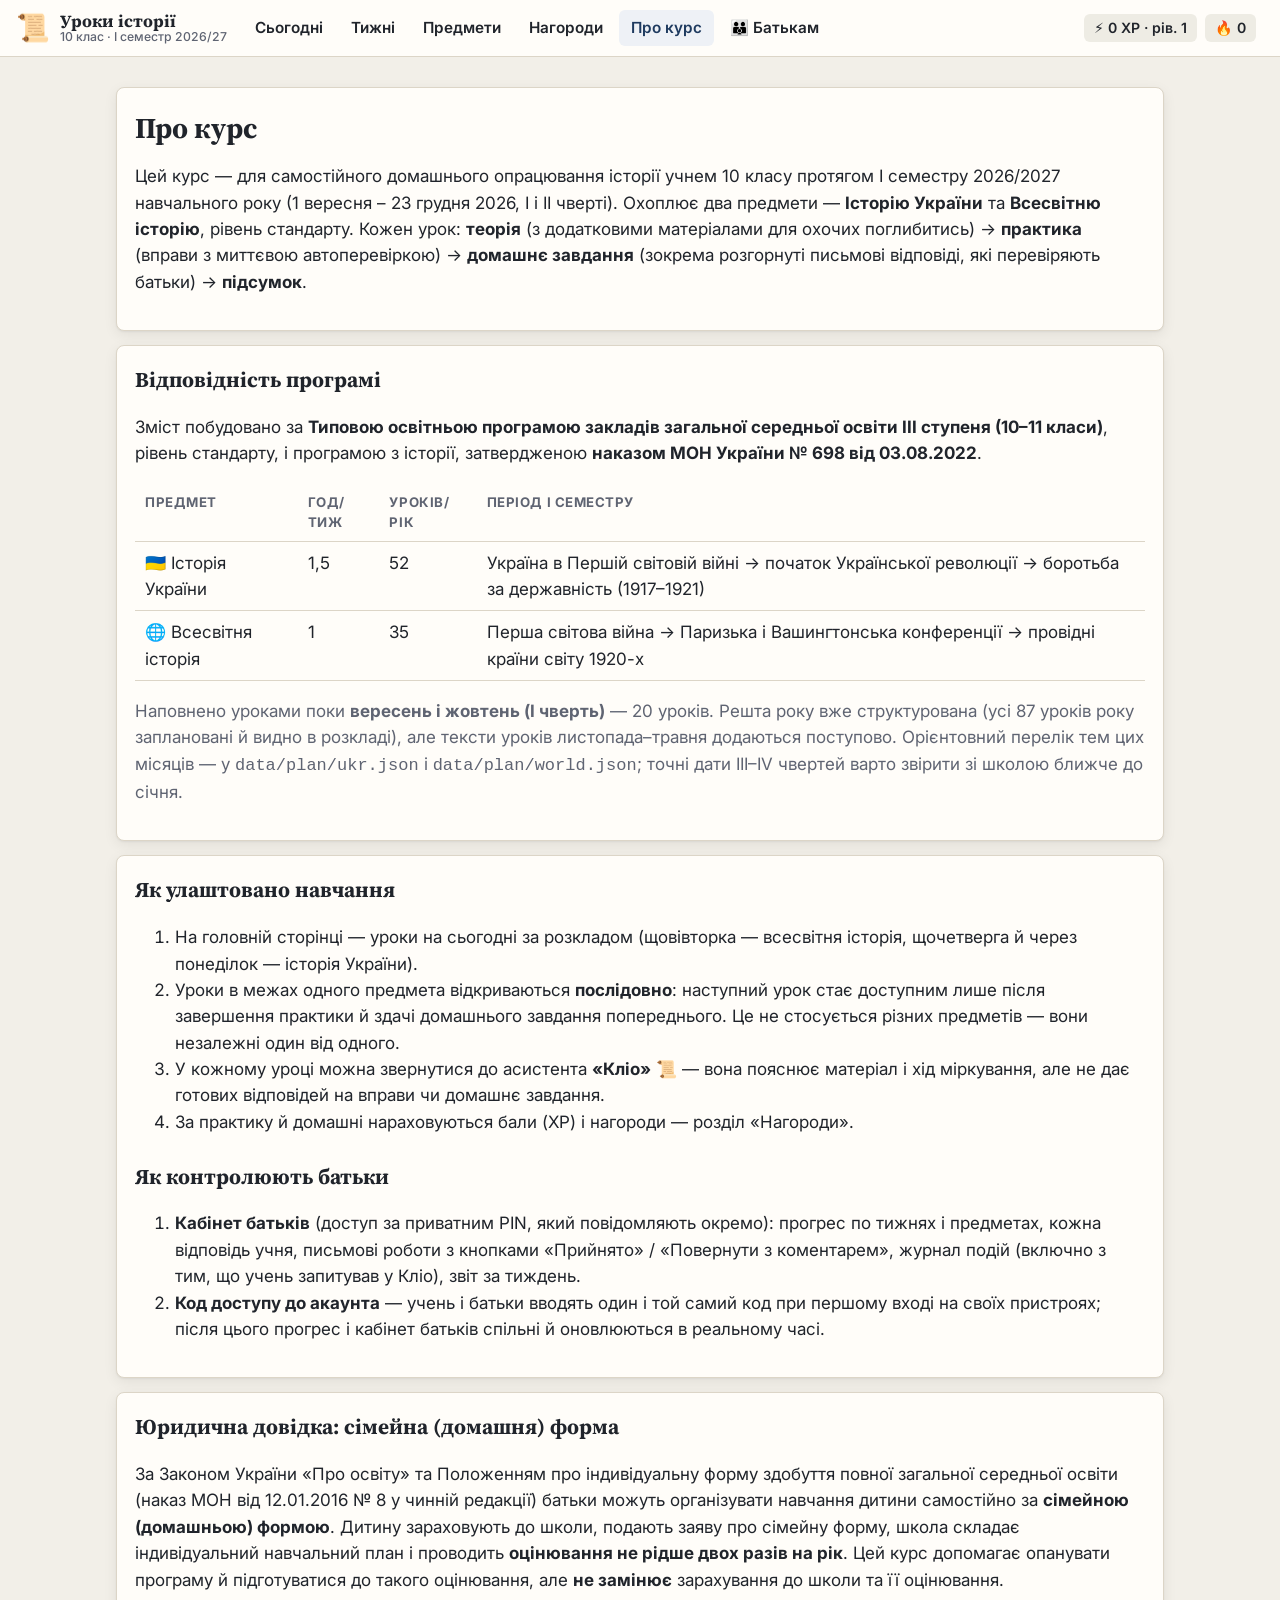
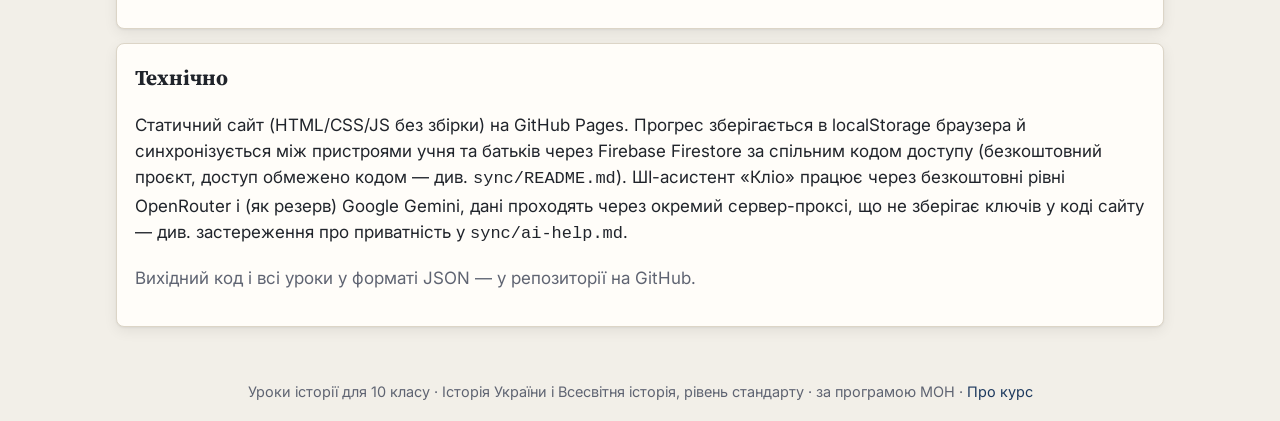
<file: about.html>
<!doctype html>
<html lang="uk">
<head>
<meta charset="utf-8">
<meta name="viewport" content="width=device-width,initial-scale=1">
<title>Про курс — Уроки історії, 10 клас</title>
<link rel="icon" href="data:image/svg+xml,<svg xmlns=%22http://www.w3.org/2000/svg%22 viewBox=%220 0 100 100%22><text y=%22.9em%22 font-size=%2290%22>📜</text></svg>">
<link rel="stylesheet" href="css/style.css">
</head>
<body>
<div id="hdr"></div>
<main class="wrap">
<div class="card">
<h1>Про курс</h1>
<p>Цей курс — для самостійного домашнього опрацювання історії учнем 10 класу протягом I семестру 2026/2027 навчального року (1 вересня – 23 грудня 2026, I і II чверті). Охоплює два предмети — <b>Історію України</b> та <b>Всесвітню історію</b>, рівень стандарту. Кожен урок: <b>теорія</b> (з додатковими матеріалами для охочих поглибитись) → <b>практика</b> (вправи з миттєвою автоперевіркою) → <b>домашнє завдання</b> (зокрема розгорнуті письмові відповіді, які перевіряють батьки) → <b>підсумок</b>.</p>
</div>

<div class="card">
<h2 style="margin-top:0">Відповідність програмі</h2>
<p>Зміст побудовано за <b>Типовою освітньою програмою закладів загальної середньої освіти III ступеня (10–11 класи)</b>, рівень стандарту, і програмою з історії, затвердженою <b>наказом МОН України № 698 від 03.08.2022</b>.</p>
<div class="table-wrap"><table>
<thead><tr><th>Предмет</th><th>Год/тиж</th><th>Уроків/рік</th><th>Період I семестру</th></tr></thead>
<tbody>
<tr><td>🇺🇦 Історія України</td><td>1,5</td><td>52</td><td>Україна в Першій світовій війні → початок Української революції → боротьба за державність (1917–1921)</td></tr>
<tr><td>🌐 Всесвітня історія</td><td>1</td><td>35</td><td>Перша світова війна → Паризька і Вашингтонська конференції → провідні країни світу 1920-х</td></tr>
</tbody></table></div>
<p class="muted">Наповнено уроками поки <b>вересень і жовтень (I чверть)</b> — 20 уроків. Решта року вже структурована (усі 87 уроків року заплановані й видно в розкладі), але тексти уроків листопада–травня додаються поступово. Орієнтовний перелік тем цих місяців — у <code>data/plan/ukr.json</code> і <code>data/plan/world.json</code>; точні дати III–IV чвертей варто звірити зі школою ближче до січня.</p>
</div>

<div class="card">
<h2 style="margin-top:0">Як улаштовано навчання</h2>
<ol>
<li>На головній сторінці — уроки на сьогодні за розкладом (щовівторка — всесвітня історія, щочетверга й через понеділок — історія України).</li>
<li>Уроки в межах одного предмета відкриваються <b>послідовно</b>: наступний урок стає доступним лише після завершення практики й здачі домашнього завдання попереднього. Це не стосується різних предметів — вони незалежні один від одного.</li>
<li>У кожному уроці можна звернутися до асистента <b>«Кліо»</b> 📜 — вона пояснює матеріал і хід міркування, але не дає готових відповідей на вправи чи домашнє завдання.</li>
<li>За практику й домашні нараховуються бали (XP) і нагороди — розділ «Нагороди».</li>
</ol>
<h2>Як контролюють батьки</h2>
<ol>
<li><b>Кабінет батьків</b> (доступ за приватним PIN, який повідомляють окремо): прогрес по тижнях і предметах, кожна відповідь учня, письмові роботи з кнопками «Прийнято» / «Повернути з коментарем», журнал подій (включно з тим, що учень запитував у Кліо), звіт за тиждень.</li>
<li><b>Код доступу до акаунта</b> — учень і батьки вводять один і той самий код при першому вході на своїх пристроях; після цього прогрес і кабінет батьків спільні й оновлюються в реальному часі.</li>
</ol>
</div>

<div class="card">
<h2 style="margin-top:0">Юридична довідка: сімейна (домашня) форма</h2>
<p>За Законом України «Про освіту» та Положенням про індивідуальну форму здобуття повної загальної середньої освіти (наказ МОН від 12.01.2016 № 8 у чинній редакції) батьки можуть організувати навчання дитини самостійно за <b>сімейною (домашньою) формою</b>. Дитину зараховують до школи, подають заяву про сімейну форму, школа складає індивідуальний навчальний план і проводить <b>оцінювання не рідше двох разів на рік</b>. Цей курс допомагає опанувати програму й підготуватися до такого оцінювання, але <b>не замінює</b> зарахування до школи та її оцінювання.</p>
</div>

<div class="card">
<h2 style="margin-top:0">Технічно</h2>
<p>Статичний сайт (HTML/CSS/JS без збірки) на GitHub Pages. Прогрес зберігається в localStorage браузера й синхронізується між пристроями учня та батьків через Firebase Firestore за спільним кодом доступу (безкоштовний проєкт, доступ обмежено кодом — див. <code>sync/README.md</code>). ШІ-асистент «Кліо» працює через безкоштовні рівні OpenRouter і (як резерв) Google Gemini, дані проходять через окремий сервер-проксі, що не зберігає ключів у коді сайту — див. застереження про приватність у <code>sync/ai-help.md</code>.</p>
<p class="muted">Вихідний код і всі уроки у форматі JSON — у репозиторії на GitHub.</p>
</div>
</main>
<div id="ftr"></div>
<script src="js/common.js"></script>
<script>H.init().then(()=>{document.getElementById('hdr').innerHTML=H.header('about');document.getElementById('ftr').innerHTML=H.footer();});</script>
</body>
</html>
</file>
<file: css/style.css>
@import url('https://fonts.googleapis.com/css2?family=Source+Serif+4:opsz,wght@8..60,400;8..60,600;8..60,700&family=Inter:wght@400;500;600;700&display=swap');
:root{
  --bg:#f2efe8; --card:#fffdf9; --ink:#20242b; --muted:#5f6472; --line:#dcd5c7;
  --accent:#1e3a5f; --accent2:#6b4226;
  --ok:#1f6b3a; --okbg:#eaf3ec; --bad:#8a1f2b; --badbg:#f8ebe9; --warn:#8a5a1f; --warnbg:#f8f0e3;
  --r:8px; --sh:0 1px 2px rgba(20,20,15,.05),0 4px 14px rgba(20,20,15,.07);
  color-scheme: light;
}
*{box-sizing:border-box}
html{font-size:17px}
body{margin:0;font-family:Inter,system-ui,-apple-system,"Segoe UI",Roboto,sans-serif;background:var(--bg);color:var(--ink);line-height:1.55}
a{color:var(--accent);text-decoration:none}
a:hover{text-decoration:underline}
h1,h2,h3{font-family:"Source Serif 4",Georgia,serif;font-weight:700}
h1{font-size:1.7rem;margin:.2em 0 .4em;line-height:1.2}
h2{font-size:1.25rem;margin:1.2em 0 .5em}
h3{font-size:1.05rem;margin:1em 0 .4em}
small,.muted{color:var(--muted)}
.wrap{max-width:1080px;margin:0 auto;padding:16px}
.top{display:flex;align-items:center;gap:16px;flex-wrap:wrap;background:var(--card);border-bottom:1px solid var(--line);padding:10px 16px;position:sticky;top:0;z-index:20}
.top .brand{display:flex;align-items:center;gap:10px;color:var(--ink);font-weight:700;line-height:1.1;font-family:"Source Serif 4",Georgia,serif}
.top .brand small{display:block;font-weight:500;color:var(--muted);font-size:.72rem;font-family:Inter,sans-serif}
.top .logo{font-size:1.6rem}
.top nav{display:flex;gap:4px;flex-wrap:wrap;flex:1}
.top nav a{padding:6px 12px;border-radius:6px;color:var(--ink);font-weight:600;font-size:.9rem}
.top nav a.on,.top nav a:hover{background:#eef1f6;color:var(--accent);text-decoration:none}
.top .me{display:flex;gap:8px;align-items:center;flex-wrap:wrap}
.chip{display:inline-block;background:#eeece4;border-radius:6px;padding:3px 10px;font-size:.83rem;font-weight:600}
.chip.ok{background:var(--okbg);color:var(--ok)}
.chip.bad{background:var(--badbg);color:var(--bad)}
.chip.warn{background:var(--warnbg);color:var(--warn)}
.top .name{font-weight:700}
.card{background:var(--card);border-radius:var(--r);box-shadow:var(--sh);border:1px solid var(--line);padding:18px;margin:14px 0}
.grid{display:grid;gap:14px}
.grid.c2{grid-template-columns:repeat(auto-fit,minmax(280px,1fr))}
.grid.c3{grid-template-columns:repeat(auto-fit,minmax(220px,1fr))}
.grid.c4{grid-template-columns:repeat(auto-fit,minmax(170px,1fr))}
.btn{display:inline-flex;align-items:center;gap:6px;border:0;background:var(--accent);color:#fff;font:inherit;font-weight:600;padding:9px 18px;border-radius:6px;cursor:pointer;transition:.15s}
.btn:hover{filter:brightness(1.15);text-decoration:none}
.btn:disabled{opacity:.5;cursor:default}
.btn.sec{background:#eef1f6;color:var(--accent)}
.btn.ghost{background:transparent;color:var(--ink);border:1px solid var(--line)}
.btn.ok{background:var(--ok)}
.btn.warn{background:var(--accent2)}
.btn.danger{background:var(--bad)}
.btn.sm{padding:6px 12px;font-size:.86rem}
.bar{height:8px;background:#e6e2d6;border-radius:999px;overflow:hidden}
.bar>i{display:block;height:100%;background:var(--accent);border-radius:999px;transition:width .4s}
.subj-tag{display:inline-flex;align-items:center;gap:6px;font-weight:700;font-size:.82rem;padding:3px 10px;border-radius:6px;color:#fff}
.status{display:inline-block;width:1.4em;text-align:center}
.lesson-row{display:flex;align-items:center;gap:10px;padding:10px 8px;border-bottom:1px solid var(--line);color:var(--ink)}
.lesson-row:last-child{border-bottom:0}
.lesson-row:hover{background:#faf9f5;text-decoration:none}
.lesson-row.locked{opacity:.55;cursor:not-allowed}
.lesson-row .t{flex:1;min-width:0}
.lesson-row .t b{display:block;font-size:.97rem;line-height:1.3}
.lesson-row .t small{display:block}
.lesson-row.done{opacity:.85}
.stars{color:var(--accent2);letter-spacing:1px;font-size:.95rem}
.ring{--p:0;width:74px;height:74px;border-radius:50%;background:conic-gradient(var(--accent) calc(var(--p)*1%),#e6e2d6 0);display:grid;place-items:center;font-weight:700}
.ring>span{background:var(--card);width:56px;height:56px;border-radius:50%;display:grid;place-items:center;font-size:.88rem}
.day-col h3{margin:.2em 0}
.today-box{border-left:4px solid var(--accent)}
.hero{display:flex;gap:18px;align-items:center;flex-wrap:wrap}
.hero .big{font-size:2.2rem;font-weight:700}
table{border-collapse:collapse;width:100%}
th,td{padding:8px 10px;border-bottom:1px solid var(--line);text-align:left;vertical-align:top}
th{font-size:.78rem;text-transform:uppercase;letter-spacing:.04em;color:var(--muted)}
.table-wrap{overflow-x:auto}
/* урок */
.lesson-head{display:flex;gap:14px;align-items:flex-start;flex-wrap:wrap}
.lesson-head .goal{background:#f6f0e6;border-left:3px solid var(--accent2);padding:10px 14px;border-radius:6px;margin:10px 0;font-style:italic}
.steps{display:flex;gap:6px;flex-wrap:wrap;margin:12px 0}
.steps button{border:1px solid var(--line);background:var(--card);font:inherit;font-weight:600;padding:8px 14px;border-radius:6px;cursor:pointer;color:var(--muted)}
.steps button.on{border-color:var(--accent);color:var(--accent);background:#eef1f6}
.steps button.done{border-color:var(--ok);color:var(--ok)}
.theory .blk{margin:14px 0}
.theory .rule{background:#eef1f6;border-left:3px solid var(--accent);padding:12px 16px;border-radius:6px}
.theory .rule b.ttl,.theory .example b.ttl,.theory .tip b.ttl{display:block;margin-bottom:4px;font-family:"Source Serif 4",Georgia,serif}
.theory .example{background:#f3f6f2;border-left:3px solid var(--ok);padding:12px 16px;border-radius:6px;white-space:pre-wrap;font-family:inherit}
.theory .tip{background:var(--warnbg);border-left:3px solid var(--warn);padding:10px 16px;border-radius:6px}
.theory .reading{background:var(--card);border:1px solid var(--line);padding:18px 22px;border-radius:6px;font-size:1.04rem;line-height:1.75;font-family:"Source Serif 4",Georgia,serif}
.theory .reading h3{margin:0 0 2px}
.theory .reading .author{color:var(--muted);margin-bottom:10px;display:block;font-family:Inter,sans-serif;font-size:.85rem;font-style:italic}
.theory .reading p{margin:.6em 0}
.theory .image{text-align:center;font-size:2.6rem}
.theory .image small{display:block;font-size:.88rem;color:var(--muted);font-family:Inter,sans-serif}
.theory table{margin:6px 0}
.extra{background:#f6f3ee}
.extra-list{padding-left:1.2em;margin:8px 0 0}
.extra-list li{margin:6px 0}
.speak-btn{border:0;background:#eef1f6;color:var(--accent);border-radius:6px;padding:4px 10px;cursor:pointer;font:inherit;font-weight:600;font-size:.88rem}
.speak-btn:hover{background:#e2e7f0}
/* вправи */
.ex{border:1px solid var(--line);border-radius:6px;padding:16px 18px;margin:14px 0;background:var(--card);transition:border-color .2s}
.ex.final.good{border-color:var(--ok)}
.ex.final.part{border-color:var(--warn)}
.ex.final.bad{border-color:var(--bad)}
.ex .num{display:inline-grid;place-items:center;width:26px;height:26px;border-radius:50%;background:var(--accent);color:#fff;font-weight:700;margin-right:8px;font-size:.85rem}
.ex .q{font-weight:600;font-size:1.02rem;margin-bottom:10px}
.ex .opts label{display:flex;gap:10px;align-items:flex-start;padding:8px 10px;border-radius:6px;cursor:pointer;border:1px solid transparent}
.ex .opts label:hover{background:#faf9f5}
.ex .opts label.ok{background:var(--okbg);border-color:var(--ok)}
.ex .opts label.bad{background:var(--badbg);border-color:var(--bad)}
.ex .opts label.reveal{outline:2px dashed var(--ok)}
.ex input[type=text],.ex input[type=number],.ex select,.ex textarea{font:inherit;padding:6px 10px;border:1px solid #c9c2b2;border-radius:6px;background:var(--card)}
.ex input.ok,.ex select.ok{border-color:var(--ok);background:var(--okbg)}
.ex input.bad,.ex select.bad{border-color:var(--bad);background:var(--badbg)}
.ex textarea{width:100%;min-height:130px;resize:vertical}
.ex .fill{font-size:1.05rem;line-height:2.1}
.ex .fill input{width:7ch;text-align:center;margin:0 2px}
.ex .tf .row{display:flex;gap:10px;align-items:center;padding:6px 0;border-bottom:1px dashed var(--line);flex-wrap:wrap}
.ex .tf .row span{flex:1;min-width:200px}
.ex .tf .row label{padding:4px 12px;border-radius:6px;border:1px solid var(--line);cursor:pointer;font-weight:600}
.ex .tf .row input{display:none}
.ex .tf .row input:checked+span{color:var(--accent)}
.ex .tf .row label:has(input:checked){border-color:var(--accent);background:#eef1f6}
.ex .tf .row.ok label:has(input:checked){border-color:var(--ok);background:var(--okbg)}
.ex .tf .row.bad label:has(input:checked){border-color:var(--bad);background:var(--badbg)}
.ex .match .row,.ex .sort .row{display:flex;gap:10px;align-items:center;padding:6px 0;flex-wrap:wrap}
.ex .match .row>span,.ex .sort .row>span{min-width:140px;font-weight:600}
.ex .order ol{list-style:none;padding:0;margin:0}
.ex .order li{display:flex;gap:8px;align-items:center;padding:8px 10px;border:1px solid var(--line);border-radius:6px;margin:6px 0;background:var(--card)}
.ex .order li span{flex:1}
.ex .order li.ok{border-color:var(--ok);background:var(--okbg)}
.ex .order li.bad{border-color:var(--bad);background:var(--badbg)}
.ex .order button{border:0;background:#eef1f6;color:var(--accent);border-radius:6px;width:34px;height:30px;cursor:pointer;font-weight:700}
.ex .check{display:flex;gap:10px;align-items:center;margin-top:12px;flex-wrap:wrap}
.ex .fb{margin-top:10px;padding:10px 14px;border-radius:6px;font-weight:500}
.ex .fb.good{background:var(--okbg);color:#123d20}
.ex .fb.bad{background:var(--badbg);color:#4d1218}
.ex .fb.part{background:var(--warnbg);color:#4d3210}
.ex .fb.info{background:#eef1f6;color:#1c3352}
.ex .fb .ans{display:block;margin-top:4px;font-weight:600}
.ex .explain{margin-top:8px;color:var(--muted)}
.ex .checklist label{display:flex;gap:10px;align-items:center;padding:6px 0;font-size:1rem}
.ex.manual .tag{display:inline-block;background:#f3eef7;color:#4a2a63;border-radius:6px;padding:2px 10px;font-size:.78rem;font-weight:700;margin-left:6px}
.result-banner{text-align:center;padding:24px;border-radius:8px;background:#f3f1ea;border:1px solid var(--line)}
.badge{display:flex;gap:12px;align-items:center;padding:12px;border-radius:6px;background:var(--card);border:1px solid var(--line)}
.badge .ic{font-size:1.8rem;filter:grayscale(1);opacity:.4}
.badge.earned .ic{filter:none;opacity:1}
.badge.earned{border-color:var(--accent2);background:#f6f0e6}
.notice{background:var(--warnbg);border-left:3px solid var(--warn);padding:10px 14px;border-radius:6px;margin:10px 0}
.notice.done{background:var(--okbg);border-left-color:var(--ok)}
.modal-bg,.gate-bg{position:fixed;inset:0;background:rgba(20,20,15,.5);display:grid;place-items:center;z-index:50}
.modal{background:var(--card);border-radius:8px;padding:24px;max-width:440px;width:92%}
.modal input{font:inherit;font-size:1.05rem;padding:10px;border:1px solid var(--line);border-radius:6px;width:100%}
.gate{background:var(--card);border-radius:10px;padding:28px;max-width:420px;width:92%;text-align:center}
.gate-logo{font-size:2.4rem;margin-bottom:6px}
.gate h1{margin:.2em 0}
.gate-tabs{display:flex;gap:6px;margin:16px 0;justify-content:center}
.gate-tabs button{border:1px solid var(--line);background:var(--card);font:inherit;font-weight:600;padding:7px 16px;border-radius:6px;cursor:pointer;color:var(--muted)}
.gate-tabs button.on{border-color:var(--accent);color:var(--accent);background:#eef1f6}
.gate .field{text-align:left;margin:10px 0}
.gate input{font:inherit;font-size:1.05rem;padding:10px;border:1px solid var(--line);border-radius:6px;width:100%;text-align:center}
.gate .btn{width:100%;justify-content:center;margin-top:6px}
.gate-err{color:var(--bad);font-weight:600;margin-top:10px}
.tabs{display:flex;gap:6px;flex-wrap:wrap;margin:10px 0}
.tabs button{border:1px solid var(--line);background:var(--card);font:inherit;font-weight:600;padding:7px 14px;border-radius:6px;cursor:pointer}
.tabs button.on{border-color:var(--accent);color:var(--accent);background:#eef1f6}
.kv{display:grid;grid-template-columns:auto 1fr;gap:4px 14px}
.field{margin:10px 0}
.field label{display:block;font-weight:600;margin-bottom:4px}
.field input,.field select,.field textarea{font:inherit;padding:8px 10px;border:1px solid var(--line);border-radius:6px;width:100%;max-width:520px}
.field textarea{min-height:120px}
.detail .ans-row{padding:8px 0;border-bottom:1px dashed var(--line)}
.detail .ans-row .q{font-weight:600}
.detail .child{background:#faf9f5;padding:6px 10px;border-radius:6px;margin:4px 0;white-space:pre-wrap}
.pill-ok{color:var(--ok);font-weight:700}
.pill-bad{color:var(--bad);font-weight:700}
.pill-warn{color:var(--warn);font-weight:700}
footer{color:var(--muted);text-align:center;padding:24px;font-size:.85rem}
/* Кліо — ШІ-асистент на сторінці уроку */
#h10-ai-help{position:fixed;right:18px;bottom:18px;z-index:60}
#h10-ai-toggle{width:54px;height:54px;border-radius:50%;border:1px solid var(--line);background:var(--accent);color:#fff;font-size:1.4rem;line-height:1;cursor:pointer;box-shadow:var(--sh);display:grid;place-items:center;transition:.15s}
#h10-ai-toggle:hover{filter:brightness(1.15)}
#h10-ai-panel{position:fixed;right:18px;bottom:82px;width:min(380px,calc(100vw - 24px));height:min(66vh,540px);background:var(--card);border-radius:8px;box-shadow:var(--sh);border:1px solid var(--line);display:flex;flex-direction:column;overflow:hidden}
#h10-ai-panel[hidden]{display:none}
.h10ai-hd{display:flex;align-items:center;gap:8px;padding:12px 14px;background:#eef1f6;font-weight:700;color:var(--accent);font-family:"Source Serif 4",Georgia,serif}
.h10ai-hd button{margin-left:auto;border:0;background:transparent;color:var(--muted);font-size:1.05rem;line-height:1;cursor:pointer;padding:4px}
.h10ai-sub{padding:0 14px 10px;font-size:.8rem;color:var(--muted)}
.h10ai-msgs{flex:1;overflow-y:auto;padding:6px 14px 10px;display:flex;flex-direction:column;gap:10px}
.h10ai-msg{max-width:88%;padding:9px 13px;border-radius:10px;line-height:1.45;font-size:.93rem}
.h10ai-msg.me{align-self:flex-end;background:var(--accent);color:#fff;border-bottom-right-radius:2px}
.h10ai-msg.ai{align-self:flex-start;background:#f0ede4;color:var(--ink);border-bottom-left-radius:2px}
.h10ai-msg.ai.hint{background:#f3eef7;color:#4a2a63}
.h10ai-msg.ai.err{background:var(--badbg);color:#4d1218}
.h10ai-msg.ai.typing{padding:12px 16px}
.h10ai-suggest{display:flex;flex-wrap:wrap;gap:6px;align-self:flex-start;max-width:100%}
.h10ai-suggest button{border:1px solid var(--line);background:var(--card);color:var(--accent);border-radius:6px;padding:6px 12px;font:inherit;font-size:.83rem;font-weight:600;cursor:pointer}
.h10ai-suggest button:hover{background:#eef1f6}
.h10ai-typing span{display:inline-block;width:6px;height:6px;margin:0 1px;border-radius:50%;background:var(--muted);animation:h10dot 1.2s infinite}
.h10ai-typing span:nth-child(2){animation-delay:.2s}
.h10ai-typing span:nth-child(3){animation-delay:.4s}
@keyframes h10dot{0%,60%,100%{opacity:.3}30%{opacity:1}}
.h10ai-input-row{display:flex;gap:8px;padding:10px;border-top:1px solid var(--line)}
.h10ai-input-row textarea{flex:1;resize:none;font:inherit;font-size:.9rem;padding:8px 10px;border:1px solid var(--line);border-radius:6px;max-height:90px}
.h10ai-input-row button{border:0;background:var(--accent);color:#fff;width:38px;border-radius:6px;cursor:pointer;font-size:1.05rem}
.h10ai-input-row button:disabled{opacity:.5;cursor:default}
@media (max-width:760px){html{font-size:16px}.top{padding:8px 10px;gap:8px}.top .brand{flex:1 1 60%}.top .me{order:2;flex:0 0 auto;margin-left:auto}.top nav{order:3;flex:1 1 100%;flex-wrap:nowrap;overflow-x:auto;gap:2px;scrollbar-width:none;padding-bottom:2px}.top nav::-webkit-scrollbar{display:none}.top nav a{padding:5px 9px;font-size:.83rem;white-space:nowrap}.top .name{display:none}.wrap{padding:10px}.card{padding:14px}.ex{padding:12px}.lesson-row{flex-wrap:wrap}.lesson-row .t{flex-basis:100%;order:3}h1{font-size:1.4rem}#h10-ai-help{right:10px;bottom:10px}#h10-ai-panel{right:10px;left:10px;width:auto;bottom:76px}}
@media print{.top,.steps,.btn,.check,#h10-ai-help{display:none!important}.card,.ex{box-shadow:none;border:1px solid #ccc}}
/* повернення уроку на доопрацювання */
.rv-parts label{font-weight:500}
details.prev{margin:12px 0;padding:8px 12px;border:1px dashed var(--line);border-radius:10px}
details.prev summary{cursor:pointer;font-weight:700}
.prev-item{border-top:1px dashed var(--line);margin-top:8px;padding-top:6px}

/* «Незавершені уроки» */
.unf{padding:10px 0;border-bottom:1px dashed var(--line)}
.unf:last-child{border-bottom:0}
.unf-t{display:flex;flex-wrap:wrap;gap:6px;align-items:center}
.stgs{display:flex;gap:6px;flex-wrap:wrap;margin:6px 0}
.stg{font-size:.85rem;padding:2px 10px;border-radius:999px;background:#f3f4f6;color:var(--muted)}
.stg.ok{background:var(--okbg);color:var(--ok)}
</file>
